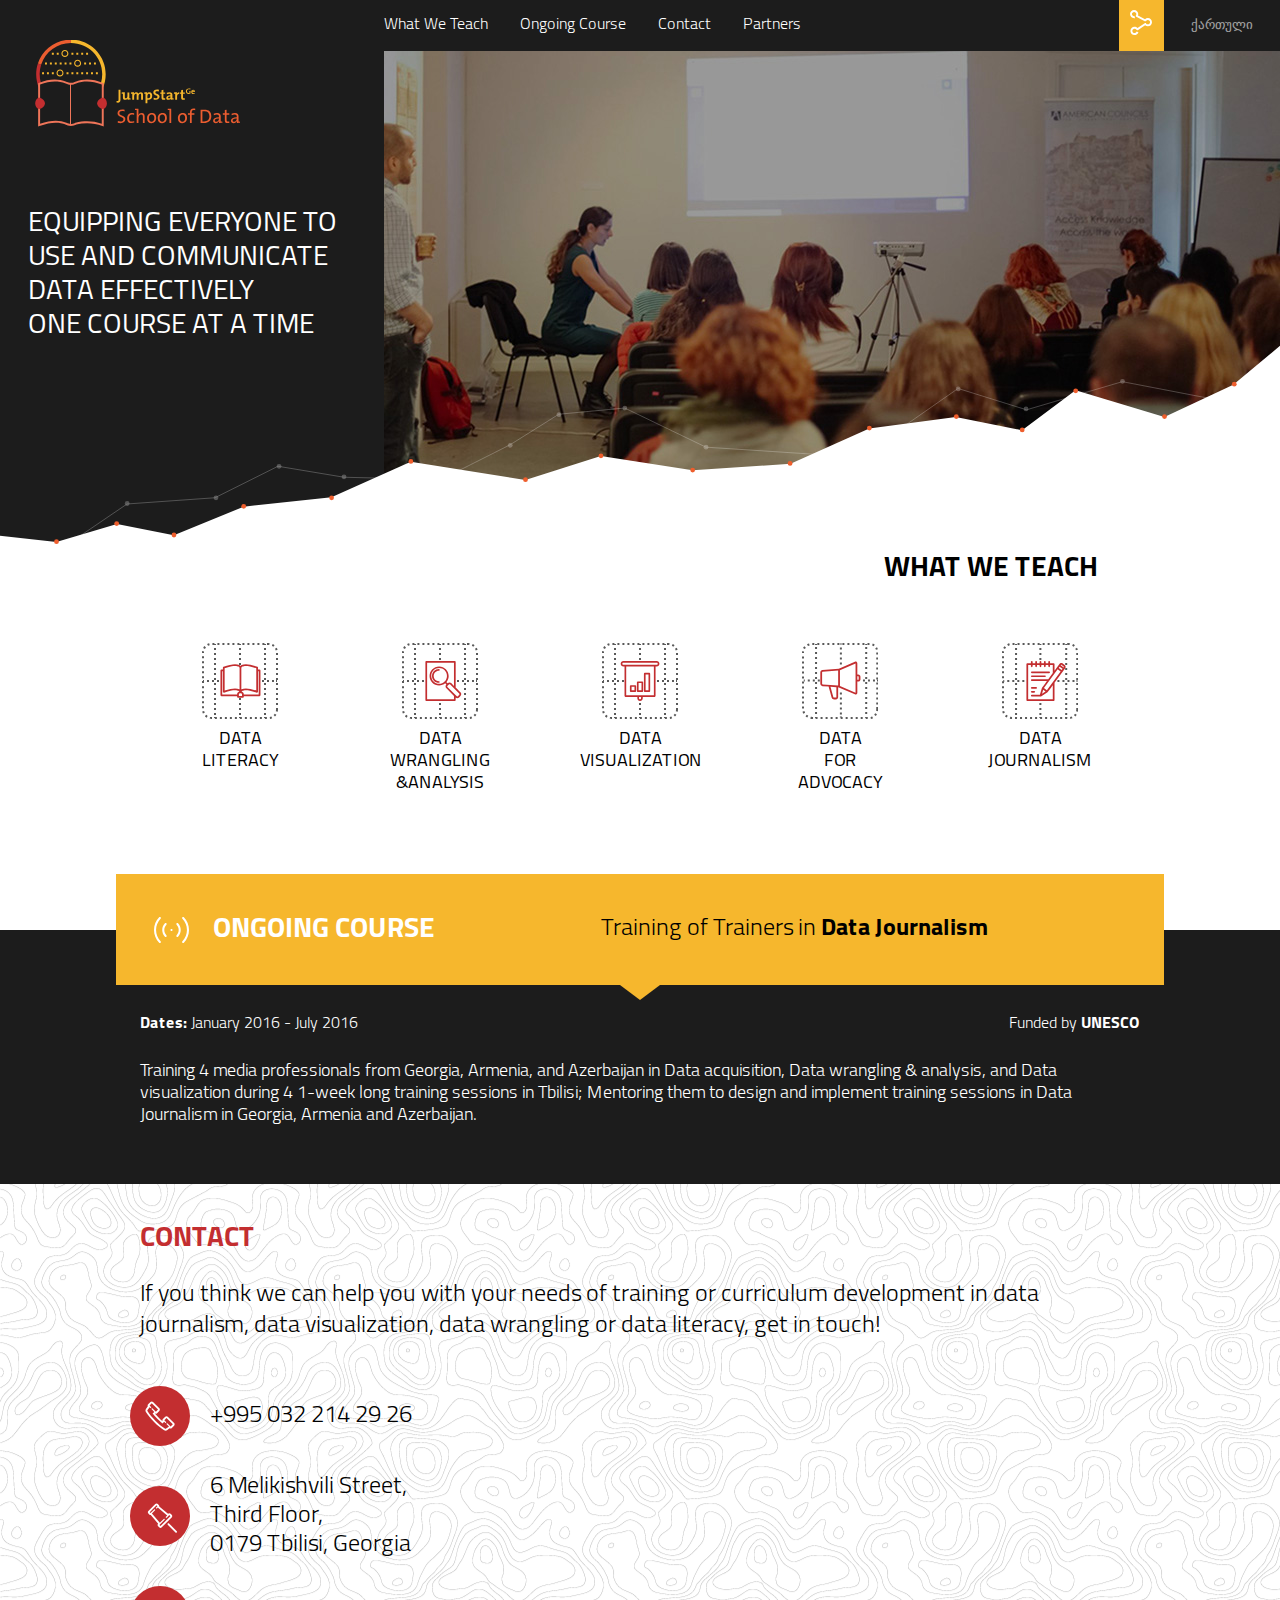
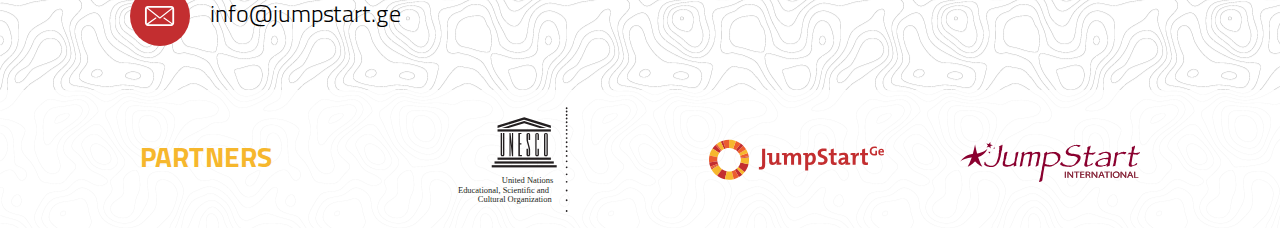
<file: index.html>
<!doctype html>
<html>
	<head>
		<title>JumpStart School of Data</title>
		<meta charset="utf-8">
		<meta name="viewport" content="width=device-width, initial-scale=1" />
		<meta property="og:image" content="http://school.jumpstart.ge/images/shareimage.png" />
		<!-- <meta name="HandheldFriendly" content="true"> -->

		<meta property="og:title" content="JumpStart School of Data">

		<meta name="description" content="Equipping everyone to use and communicate data effectively one course at a time.">

		<meta property="og:description" content="Equipping everyone to use and communicate data effectively one course at a time.">

		<meta property="og:type" content="non_profit">

		<meta property="og:url" content="http://school.jumpstart.ge">

		<meta property="og:site_name" content="JumpStart School of Data">

		<link rel="shortcut icon" href="favicon.ico" type="image/x-icon" />
		<link rel="stylesheet" href="fonts/stylesheet.css" type="text/css" />
		<link rel="stylesheet" type="text/css" href="main.css" />
	</head>
	<body>
		<header>
			<div class="nav">
				<nav id="menu">
					<div id="logo-mobile">
						<a href="#"><img src="images/logo_mobile.svg" alt="JumpStart School of Data logo" id="mobile-logo"></a>
					</div>
					<nav id="menu-items">
						<ul>
							<li><a href="/ge">ქართული</a></li>
							<li><a href="#what">What We Teach</a></li>
							<li><a href="#ongoing">Ongoing Course</a></li>
							<li><a href="#contact">Contact</a></li>
							<li><a href="#partners">Partners</a></li>
						</ul>
					</nav>

					<a href="https://twitter.com/share?text=Xtraktr | Find, Share, Explore &amp; Visualize Your Data" class="twitter" onclick="javascript:window.open(this.href,
		                                    '', 'menubar=no,toolbar=no,resizable=yes,scrollbars=yes,height=600,width=600');return false;"></a>
					<div id="share">
						<a href="javascript:;">
							<img src="images/share.svg" alt="share" />
						</a>
						<div class="children">
							<a href="https://www.facebook.com/sharer/sharer.php?u=http://school.jumpstart.ge" class="fb" onclick="javascript:window.open(
								this.href,
                '', 'menubar=no,toolbar=no,resizable=yes,scrollbars=yes,height=600,width=600');return false;">
								<img src="images/fb.svg" alt="share" />
							</a>
							<a href="https://twitter.com/share?text=JumpStart School of Data" class="twitter" onclick="javascript:window.open(
								this.href,
                '', 'menubar=no,toolbar=no,resizable=yes,scrollbars=yes,height=600,width=600');return false;">
								<img src="images/twitter.svg" alt="share" />
							</a>
						</div>

					</div>

					<div id="hamburger">
						<a href="javascript:;">
							<img src="images/hamburger.svg" alt="menu" align="right" />
						</a>
					</div>

					<div id="language">
						<a href="/ge">ქართული</a>
					</div>
				</nav>
			</div>

			<div class="brand">
				<div id="logo">
					<a href="#"><img src="images/logo.svg" alt="JumpStart School of Data logo" id="desktop-logo"></a>
				</div>

				<div id="desc">
					<p>EQUIPPING EVERYONE TO USE AND COMMUNICATE DATA EFFECTIVELY<br>ONE COURSE AT A TIME</p>
				</div>
			</div>
			<div id="separator"></div>
		</header>

		<section id="what" name="what">
			<div class="center">
				<h1> WHAT WE TEACH </h1>
				<ul class="flex-container">
					<li>
						<img class="mobile-what" src="images/item1.svg" alt="Data Literacy" align="middle" />
						<span class="drop">DATA<br>LITERACY</span>
					</li>
					<li>
						<img class="mobile-what" src="images/item2.svg" alt="Data Wrangling" align="middle" />
						<span class="drop">DATA<br>WRANGLING<br>&ANALYSIS</span>
					</li>
					<li>
						<img class="mobile-what" src="images/item3.svg" alt="Data Visualization" align="middle" />
						<span class="drop">DATA<br>VISUALIZATION</span>
					</li>
					<li>
						<img class="mobile-what" src="images/item4.svg" alt="Data for Advocacy" align="middle" />
						<span class="drop">DATA<br>FOR<br>ADVOCACY</span>
					</li>
					<li>
						<img class="mobile-what" src="images/item5.svg" alt="Data Journalism" align="middle" />
						<span class="drop">DATA<br>JOURNALISM</span>
					</li>
				</ul>
			</div>
		</section>

		<section id="ongoing" name="ongoing">
		    <div id="yellow-box-container">
				<div id="yellow-box" class="center">
					<div id="title">
					    <img src="images/ongoing.svg" alt="" />
						<h1>ONGOING COURSE</h1>
					</div>
					<div>
						<span>Training of Trainers in <b>Data Journalism</b></span>
					</div>
				</div>
		    </div>
			<div id="black-box">
				<div class="center" id="text">
					<span class="left"><b>Dates:</b> January 2016 - July 2016</span>
					<span class="right">Funded by <b>UNESCO</b></span>
					<p>Training 4 media professionals from Georgia, Armenia, and
Azerbaijan in Data acquisition, Data wrangling & analysis, and Data visualization during 4 1-week long training sessions in
Tbilisi;
Mentoring them to design and implement training sessions in Data Journalism in Georgia, Armenia and Azerbaijan.</p>
			</div>
			</div>
		</section>

		<section class="texture">
			<section id="contact" name="contact">
				<div class="center">
					<h1>CONTACT</h1>
					<p>If you think we can help you with your needs of training or curriculum development in data journalism, data visualization, data wrangling or data literacy, get in touch!</p>
					<ul>
						<li id="phone">
							<span>+995 032 214 29 26</span>
						</li>
						<li id="address">
							<span>6 Melikishvili Street,<br>Third Floor,<br>0179 Tbilisi, Georgia </span>
						</li>
						<li id="email">
							<span>info@jumpstart.ge</span>
						</li>
					</ul>
				</div>
			</section>

			<section id="partners" name="partners">
				<div class="center">
					<ul>
						<li>
							<h1>PARTNERS</h1>
						</li>
						<li>
							<a href="http://en.unesco.org/" target="_blank">
								<img src="images/unesco_logo.svg" alt="UNESCO" />
							</a>
						</li>
						<li>
							<a href="http://jumpstart.ge/" target="_blank">
								<img src="images/JS_logo.svg" alt="JumpStart Georgia" />
							</a>
						</li>
						<li>
							<a href="http://jumpstartinternational.org/" target="_blank">
								<img src="images/JSint_logo.svg" alt="Jumpstart International" />
							</a>
						</li>
					</ul>
				</div>
			</section>
		</section>

		<script src="https://ajax.googleapis.com/ajax/libs/jquery/2.2.0/jquery.min.js"></script>
		<script src="js/app.js"></script>
		<script>
  (function(i,s,o,g,r,a,m){i['GoogleAnalyticsObject']=r;i[r]=i[r]||function(){
  (i[r].q=i[r].q||[]).push(arguments)},i[r].l=1*new Date();a=s.createElement(o),
  m=s.getElementsByTagName(o)[0];a.async=1;a.src=g;m.parentNode.insertBefore(a,m)
  })(window,document,'script','//www.google-analytics.com/analytics.js','ga');

  ga('create', 'UA-12801815-51', 'auto');
  ga('send', 'pageview');

		</script>
	</body>
</html>
</file>
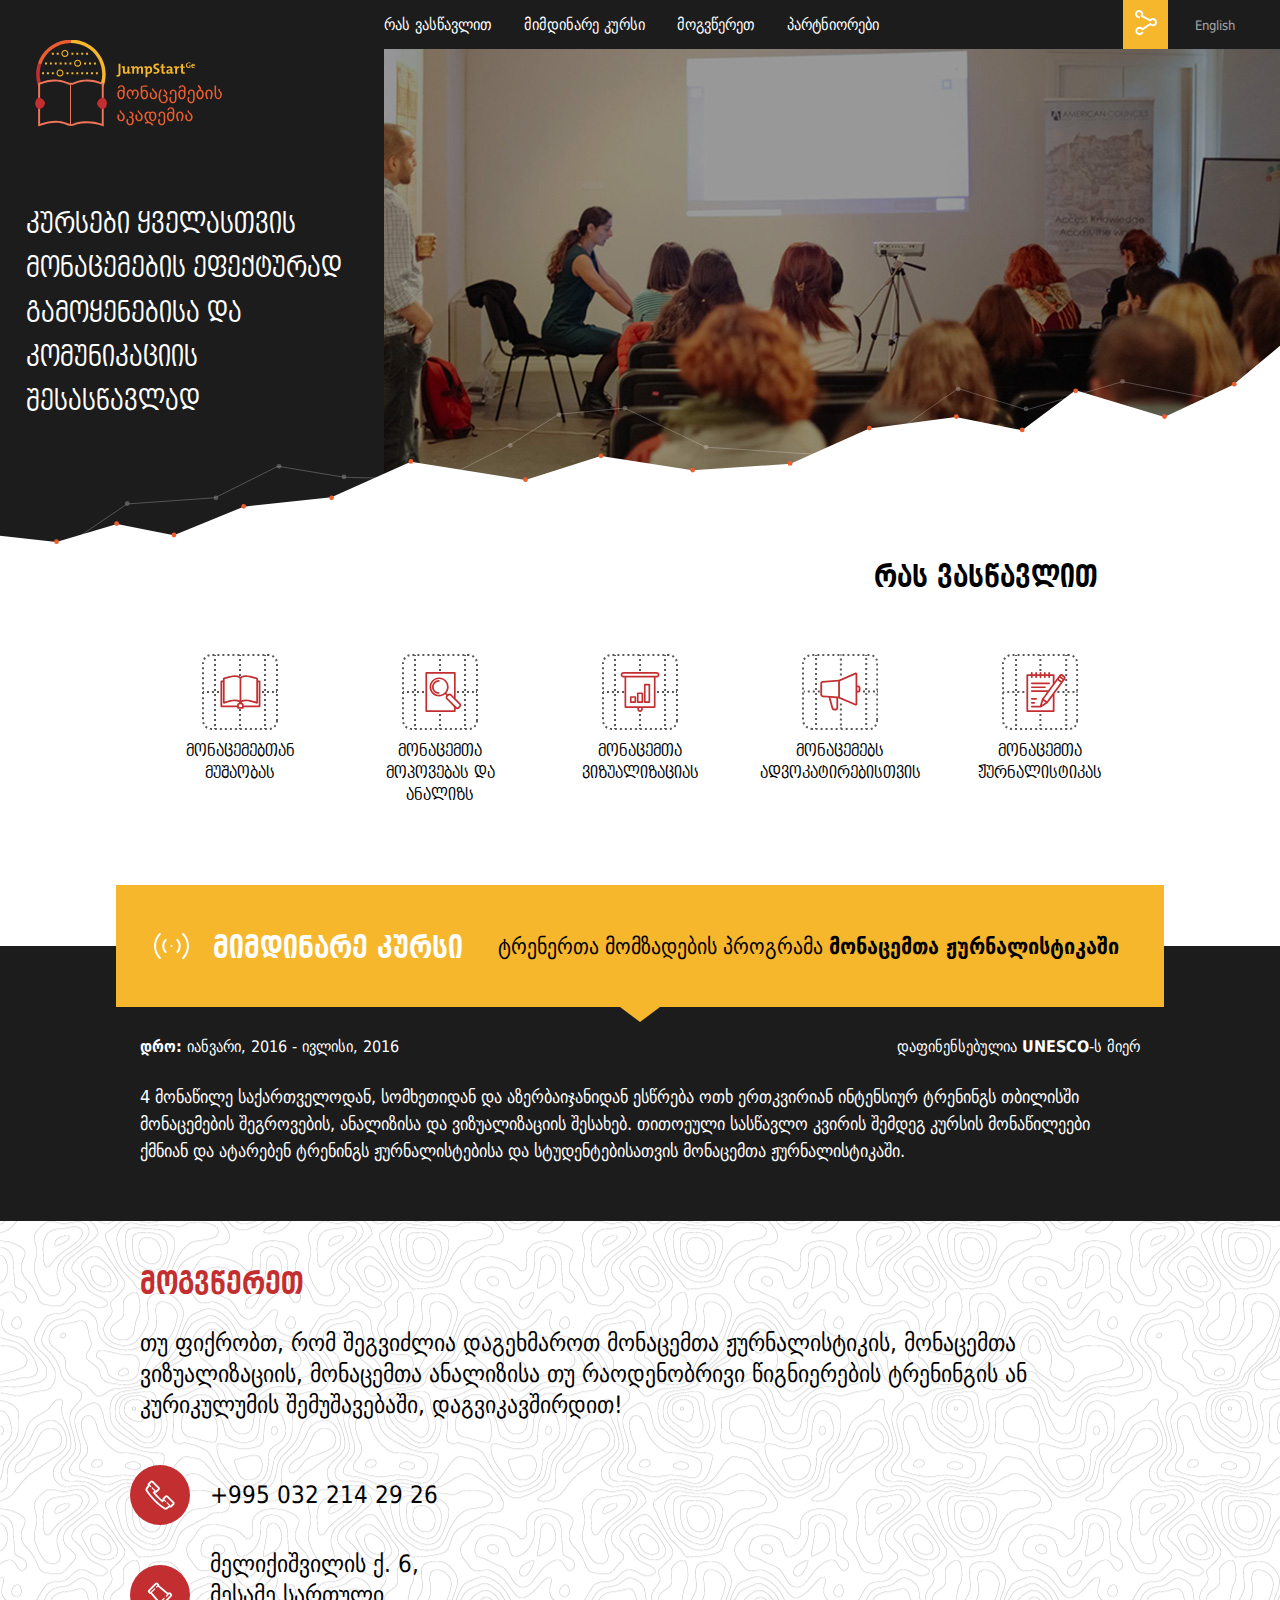
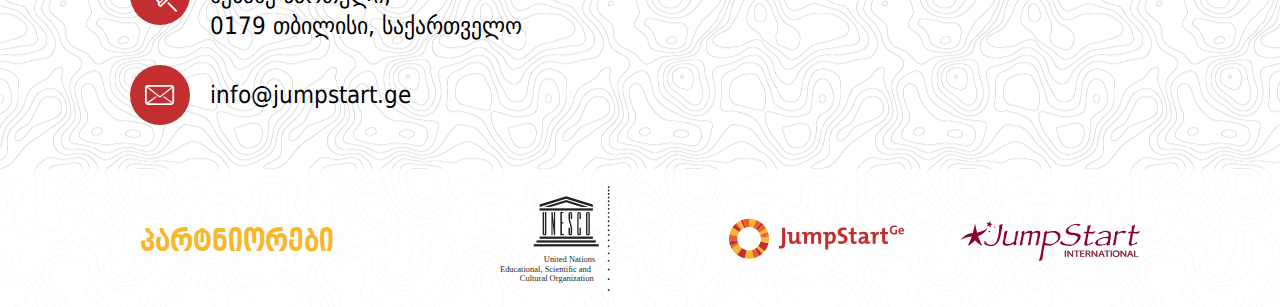
<file: ge/index.html>
<!doctype html>
<html>
	<head>
		<title>ჯამპსტარტის მონაცემების აკადემია</title>
		<meta charset="utf-8">
		<meta name="viewport" content="width=device-width, initial-scale=1" />
		<meta property="og:image" content="http://school.jumpstart.ge/images/shareimage_ge.png" />
		<!-- <meta name="HandheldFriendly" content="true"> -->
		<link rel="shortcut icon" href="/favicon.ico" type="image/x-icon" />

		<meta property="og:title" content="ჯამპსტარტის მონაცემების აკადემია">

		<meta name="description" content="ურსები ყველასთვის მონაცემების ეფექტურად გამოყენებისა და კომუნიკაციის შესასწავლად.">

		<meta property="og:description" content="ურსები ყველასთვის მონაცემების ეფექტურად გამოყენებისა და კომუნიკაციის შესასწავლად.">

		<meta property="og:type" content="non_profit">

		<meta property="og:url" content="http://school.jumpstart.ge/ge">

		<meta property="og:site_name" content="ჯამპსტარტის მონაცემების აკადემია">

		<link rel="stylesheet" href="/fonts/stylesheet.css" type="text/css" />
		<link rel="stylesheet" type="text/css" href="/main.css" />
		<link rel="stylesheet" type="text/css" href="/ge.css" />
	</head>
	<body>
		<header>
			<div class="nav">
				<nav id="menu">
					<div id="logo-mobile">
						<a href="/"><img src="/images/logo_mobile_ge.svg" alt="ჯამპსტარტის მონაცემების აკადემიის ლოგო" id="mobile-logo"></a>
					</div>
					<nav id="menu-items">
						<ul>
							<li><a href="/">English</a></li>
							<li><a href="#what">რას ვასწავლით</a></li>
							<li><a href="#ongoing">მიმდინარე კურსი</a></li>
							<li><a href="#contact">მოგვწერეთ</a></li>
							<li><a href="#partners">პარტნიორები</a></li>
						</ul>
					</nav>

					<div id="share">
						<a href="javascript:;">
							<img src="/images/share.svg" alt="share" />
						</a>
						<div class="children">
							<a href="https://www.facebook.com/sharer/sharer.php?u=http://school.jumpstart.ge/ge" class="fb" onclick="javascript:window.open(
								this.href,
								'', 'menubar=no,toolbar=no,resizable=yes,scrollbars=yes,height=600,width=600');return false;">
								<img src="/images/fb.svg" alt="share" />
							</a>
							<a href="https://twitter.com/share?text=ჯამპსტარტის მონაცემების აკადემია" class="twitter" onclick="javascript:window.open(
								this.href,
								'', 'menubar=no,toolbar=no,resizable=yes,scrollbars=yes,height=600,width=600');return false;">
								<img src="/images/twitter.svg" alt="share" />
							</a>
						</div>

					</div>

					<div id="hamburger">
						<a href="javascript:;">
							<img src="/images/hamburger.svg" alt="menu" align="right" />
						</a>
					</div>

					<div id="language">
						<a href="/">English</a>
					</div>
				</nav>
			</div>

			<div class="brand">
				<div id="logo">
					<a href="#"><img src="/images/logo_ge.svg" alt="ჯამპსტარტის მონაცემების აკადემიის ლოგო" id="desktop-logo"></a>
				</div>

				<div id="desc">
					<p>კურსები ყველასთვის მონაცემების ეფექტურად გამოყენებისა და კომუნიკაციის შესასწავლად</p>
				</div>
			</div>
			<div id="separator"></div>
		</header>

		<section id="what" name="what">
			<div class="center">
				<h1> რას ვასწავლით </h1>
				<ul class="flex-container">
					<li>
						<img class="mobile-what" src="/images/item1.svg" alt="Data Literacy" align="middle" />
						<span class="drop">მონაცემებთან<br>მუშაობას</span>
					</li>
					<li>
						<img class="mobile-what" src="/images/item2.svg" alt="Data Wrangling" align="middle" />
						<span class="drop">მონაცემთა<br>მოპოვებას და<br>ანალიზს</span>
					</li>
					<li>
						<img class="mobile-what" src="/images/item3.svg" alt="Data Visualization" align="middle" />
						<span class="drop">მონაცემთა<br>ვიზუალიზაციას</span>
					</li>
					<li>
						<img class="mobile-what" src="/images/item4.svg" alt="Data for Advocacy" align="middle" />
						<span class="drop">მონაცემებს<br>ადვოკატირებისთვის</span>
					</li>
					<li>
						<img class="mobile-what" src="/images/item5.svg" alt="Data Journalism" align="middle" />
						<span class="drop">მონაცემთა<br>ჟურნალისტიკას</span>
					</li>
				</ul>
			</div>
		</section>

		<section id="ongoing" name="ongoing">
		    <div id="yellow-box-container">
				<div id="yellow-box" class="center">
					<div id="title">
					    <img src="/images/ongoing.svg" alt="" />
						<h1>მიმდინარე კურსი</h1>
					</div>
					<div>
						<span>ტრენერთა მომზადების პროგრამა <b>მონაცემთა ჟურნალისტიკაში</b></span>
					</div>
				</div>
		    </div>
			<div id="black-box">
				<div class="center" id="text">
					<span class="left"><b>დრო:</b> იანვარი, 2016 - ივლისი, 2016</span>
					<span class="right">დაფინენსებულია <b>UNESCO</b>-ს მიერ</span>
					<p>4 მონაწილე საქართველოდან, სომხეთიდან და აზერბაიჯანიდან ესწრება ოთხ ერთკვირიან ინტენსიურ ტრენინგს თბილისში მონაცემების შეგროვების, ანალიზისა და ვიზუალიზაციის შესახებ. თითოეული სასწავლო კვირის შემდეგ კურსის მონაწილეები ქმნიან და ატარებენ ტრენინგს ჟურნალისტებისა და სტუდენტებისათვის მონაცემთა ჟურნალისტიკაში.
</p>
			</div>
			</div>
		</section>

		<section class="texture">
			<section id="contact" name="contact">
				<div class="center">
					<h1>მოგვწერეთ</h1>
					<p>თუ ფიქრობთ, რომ შეგვიძლია დაგეხმაროთ მონაცემთა ჟურნალისტიკის, მონაცემთა ვიზუალიზაციის, მონაცემთა ანალიზისა თუ რაოდენობრივი წიგნიერების ტრენინგის ან კურიკულუმის შემუშავებაში, დაგვიკავშირდით!</p>
					<ul>
						<li id="phone">
							<span>+995 032 214 29 26</span>
						</li>
						<li id="address">
							<span>მელიქიშვილის ქ. 6,<br>მესამე სართული,<br>0179 თბილისი, საქართველო </span>
						</li>
						<li id="email">
							<span>info@jumpstart.ge</span>
						</li>
					</ul>
				</div>
			</section>

			<section id="partners" name="partners">
				<div class="center">
					<ul>
						<li>
							<h1>პარტნიორები</h1>
						</li>
						<li>
							<a href="http://en.unesco.org/" target="_blank">
								<img src="/images/unesco_logo.svg" alt="UNESCO" />
							</a>
						</li>
						<li>
							<a href="http://jumpstart.ge/" target="_blank">
								<img src="/images/JS_logo.svg" alt="JumpStart Georgia" />
							</a>
						</li>
						<li>
							<a href="http://jumpstartinternational.org/" target="_blank">
								<img src="/images/JSint_logo.svg" alt="Jumpstart International" />
							</a>
						</li>
					</ul>
				</div>
			</section>
		</section>

		<script src="https://ajax.googleapis.com/ajax/libs/jquery/2.2.0/jquery.min.js"></script>
		<script src="/js/app.js"></script>
		<script>
  (function(i,s,o,g,r,a,m){i['GoogleAnalyticsObject']=r;i[r]=i[r]||function(){
  (i[r].q=i[r].q||[]).push(arguments)},i[r].l=1*new Date();a=s.createElement(o),
  m=s.getElementsByTagName(o)[0];a.async=1;a.src=g;m.parentNode.insertBefore(a,m)
  })(window,document,'script','//www.google-analytics.com/analytics.js','ga');

  ga('create', 'UA-12801815-51', 'auto');
  ga('send', 'pageview');
		</script>
	</body>
</html>
</file>
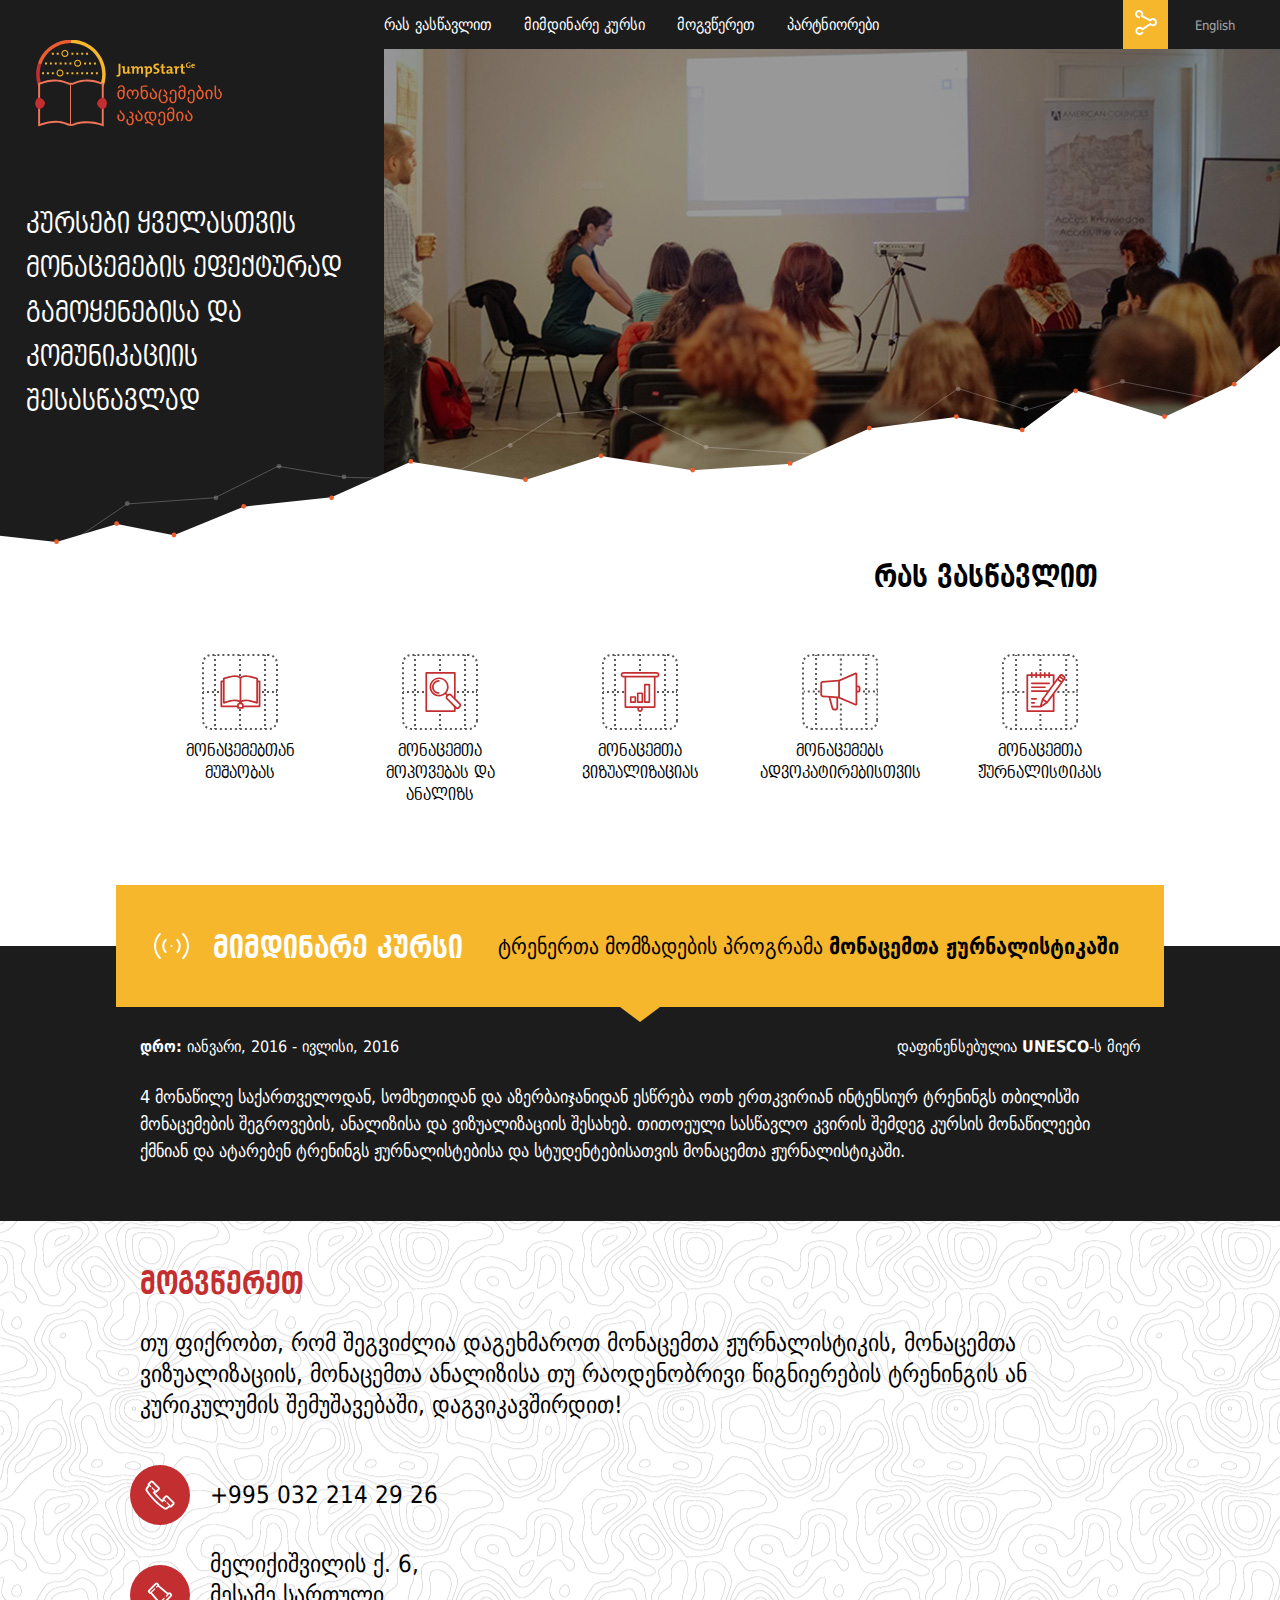
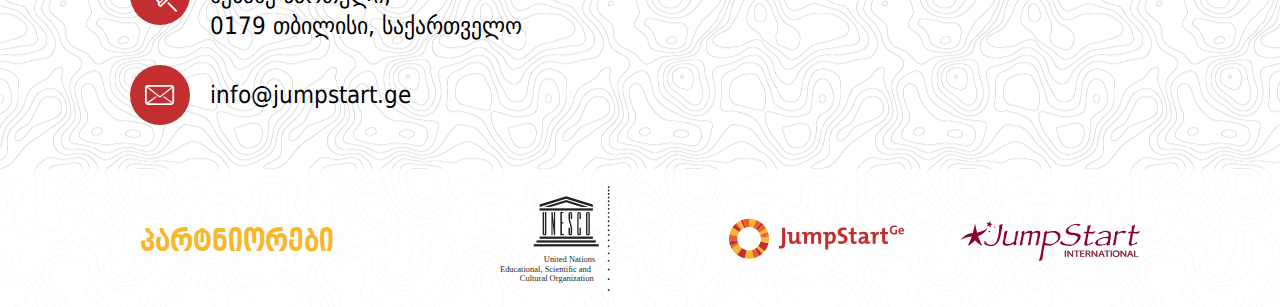
<file: ge.html>
<!doctype html>
<html>
	<head>
		<title>ჯამპსტარტის მონაცემების აკადემია</title>
		<meta charset="utf-8">
		<meta name="viewport" content="width=device-width, initial-scale=1" />
		<meta property="og:image" content="http://school.jumpstart.ge/images/shareimage_ge.png" />
		<!-- <meta name="HandheldFriendly" content="true"> -->
		<link rel="shortcut icon" href="favicon.ico" type="image/x-icon" />

		<meta property="og:title" content="ჯამპსტარტის მონაცემების აკადემია">

		<meta name="description" content="ურსები ყველასთვის მონაცემების ეფექტურად გამოყენებისა და კომუნიკაციის შესასწავლად.">

		<meta property="og:description" content="ურსები ყველასთვის მონაცემების ეფექტურად გამოყენებისა და კომუნიკაციის შესასწავლად.">

		<meta property="og:type" content="non_profit">

		<meta property="og:url" content="http://school.jumpstart.ge/ge.html">

		<meta property="og:site_name" content="ჯამპსტარტის მონაცემების აკადემია">

		<link rel="stylesheet" href="fonts/stylesheet.css" type="text/css" />
		<link rel="stylesheet" type="text/css" href="main.css" />
		<link rel="stylesheet" type="text/css" href="ge.css" />
	</head>
	<body>
		<header>
			<div class="nav">
				<nav id="menu">
					<div id="logo-mobile">
						<a href="#"><img src="images/logo_mobile_ge.svg" alt="ჯამპსტარტის მონაცემების აკადემიის ლოგო" id="mobile-logo"></a>
					</div>
					<nav id="menu-items">
						<ul>
							<li><a href="index.html">English</a></li>
							<li><a href="#what">რას ვასწავლით</a></li>
							<li><a href="#ongoing">მიმდინარე კურსი</a></li>
							<li><a href="#contact">მოგვწერეთ</a></li>
							<li><a href="#partners">პარტნიორები</a></li>
						</ul>
					</nav>

					<div id="share">
						<a href="javascript:;">
							<img src="images/share.svg" alt="share" />
						</a>
						<div class="children">
							<a href="https://www.facebook.com/sharer/sharer.php?u=http://school.jumpstart.ge/ge.html" class="fb" onclick="javascript:window.open(
								this.href,
								'', 'menubar=no,toolbar=no,resizable=yes,scrollbars=yes,height=600,width=600');return false;">
								<img src="images/fb.svg" alt="share" />
							</a>
							<a href="https://twitter.com/share?text=ჯამპსტარტის მონაცემების აკადემია" class="twitter" onclick="javascript:window.open(
								this.href,
								'', 'menubar=no,toolbar=no,resizable=yes,scrollbars=yes,height=600,width=600');return false;">
								<img src="images/twitter.svg" alt="share" />
							</a>
						</div>

					</div>

					<div id="hamburger">
						<a href="javascript:;">
							<img src="images/hamburger.svg" alt="menu" align="right" />
						</a>
					</div>

					<div id="language">
						<a href="index.html">English</a>
					</div>
				</nav>
			</div>

			<div class="brand">
				<div id="logo">
					<a href="#"><img src="images/logo_ge.svg" alt="ჯამპსტარტის მონაცემების აკადემიის ლოგო" id="desktop-logo"></a>
				</div>

				<div id="desc">
					<p>კურსები ყველასთვის მონაცემების ეფექტურად გამოყენებისა და კომუნიკაციის შესასწავლად</p>
				</div>
			</div>
			<div id="separator"></div>
		</header>

		<section id="what" name="what">
			<div class="center">
				<h1> რას ვასწავლით </h1>
				<ul class="flex-container">
					<li>
						<img class="mobile-what" src="images/item1.svg" alt="Data Literacy" align="middle" />
						<span class="drop">მონაცემებთან<br>მუშაობას</span>
					</li>
					<li>
						<img class="mobile-what" src="images/item2.svg" alt="Data Wrangling" align="middle" />
						<span class="drop">მონაცემთა<br>მოპოვებას და<br>ანალიზს</span>
					</li>
					<li>
						<img class="mobile-what" src="images/item3.svg" alt="Data Visualization" align="middle" />
						<span class="drop">მონაცემთა<br>ვიზუალიზაციას</span>
					</li>
					<li>
						<img class="mobile-what" src="images/item4.svg" alt="Data for Advocacy" align="middle" />
						<span class="drop">მონაცემებს<br>ადვოკატირებისთვის</span>
					</li>
					<li>
						<img class="mobile-what" src="images/item5.svg" alt="Data Journalism" align="middle" />
						<span class="drop">მონაცემთა<br>ჟურნალისტიკას</span>
					</li>
				</ul>
			</div>
		</section>

		<section id="ongoing" name="ongoing">
		    <div id="yellow-box-container">
				<div id="yellow-box" class="center">
					<div id="title">
					    <img src="images/ongoing.svg" alt="" />
						<h1>მიმდინარე კურსი</h1>
					</div>
					<div>
						<span>ტრენერთა მომზადების პროგრამა <b>მონაცემთა ჟურნალისტიკაში</b></span>
					</div>
				</div>
		    </div>
			<div id="black-box">
				<div class="center" id="text">
					<span class="left"><b>დრო:</b> იანვარი, 2016 - ივლისი, 2016</span>
					<span class="right">დაფინენსებულია <b>UNESCO</b>-ს მიერ</span>
					<p>4 მონაწილე საქართველოდან, სომხეთიდან და აზერბაიჯანიდან ესწრება ოთხ ერთკვირიან ინტენსიურ ტრენინგს თბილისში მონაცემების შეგროვების, ანალიზისა და ვიზუალიზაციის შესახებ. თითოეული სასწავლო კვირის შემდეგ კურსის მონაწილეები ქმნიან და ატარებენ ტრენინგს ჟურნალისტებისა და სტუდენტებისათვის მონაცემთა ჟურნალისტიკაში.
</p>
			</div>
			</div>
		</section>

		<section class="texture">
			<section id="contact" name="contact">
				<div class="center">
					<h1>მოგვწერეთ</h1>
					<p>თუ ფიქრობთ, რომ შეგვიძლია დაგეხმაროთ მონაცემთა ჟურნალისტიკის, მონაცემთა ვიზუალიზაციის, მონაცემთა ანალიზისა თუ რაოდენობრივი წიგნიერების ტრენინგის ან კურიკულუმის შემუშავებაში, დაგვიკავშირდით!</p>
					<ul>
						<li id="phone">
							<span>+995 032 214 29 26</span>
						</li>
						<li id="address">
							<span>მელიქიშვილის ქ. 6,<br>მესამე სართული,<br>0179 თბილისი, საქართველო </span>
						</li>
						<li id="email">
							<span>info@jumpstart.ge</span>
						</li>
					</ul>
				</div>
			</section>

			<section id="partners" name="partners">
				<div class="center">
					<ul>
						<li>
							<h1>პარტნიორები</h1>
						</li>
						<li>
							<a href="http://en.unesco.org/" target="_blank">
								<img src="images/unesco_logo.svg" alt="UNESCO" />
							</a>
						</li>
						<li>
							<a href="http://jumpstart.ge/" target="_blank">
								<img src="images/JS_logo.svg" alt="JumpStart Georgia" />
							</a>
						</li>
						<li>
							<a href="http://jumpstartinternational.org/" target="_blank">
								<img src="images/JSint_logo.svg" alt="Jumpstart International" />
							</a>
						</li>
					</ul>
				</div>
			</section>
		</section>

		<script src="https://ajax.googleapis.com/ajax/libs/jquery/2.2.0/jquery.min.js"></script>
		<script src="js/app.js"></script>
		<script>
  (function(i,s,o,g,r,a,m){i['GoogleAnalyticsObject']=r;i[r]=i[r]||function(){
  (i[r].q=i[r].q||[]).push(arguments)},i[r].l=1*new Date();a=s.createElement(o),
  m=s.getElementsByTagName(o)[0];a.async=1;a.src=g;m.parentNode.insertBefore(a,m)
  })(window,document,'script','//www.google-analytics.com/analytics.js','ga');

  ga('create', 'UA-12801815-51', 'auto');
  ga('send', 'pageview');
		</script>
	</body>
</html>
</file>
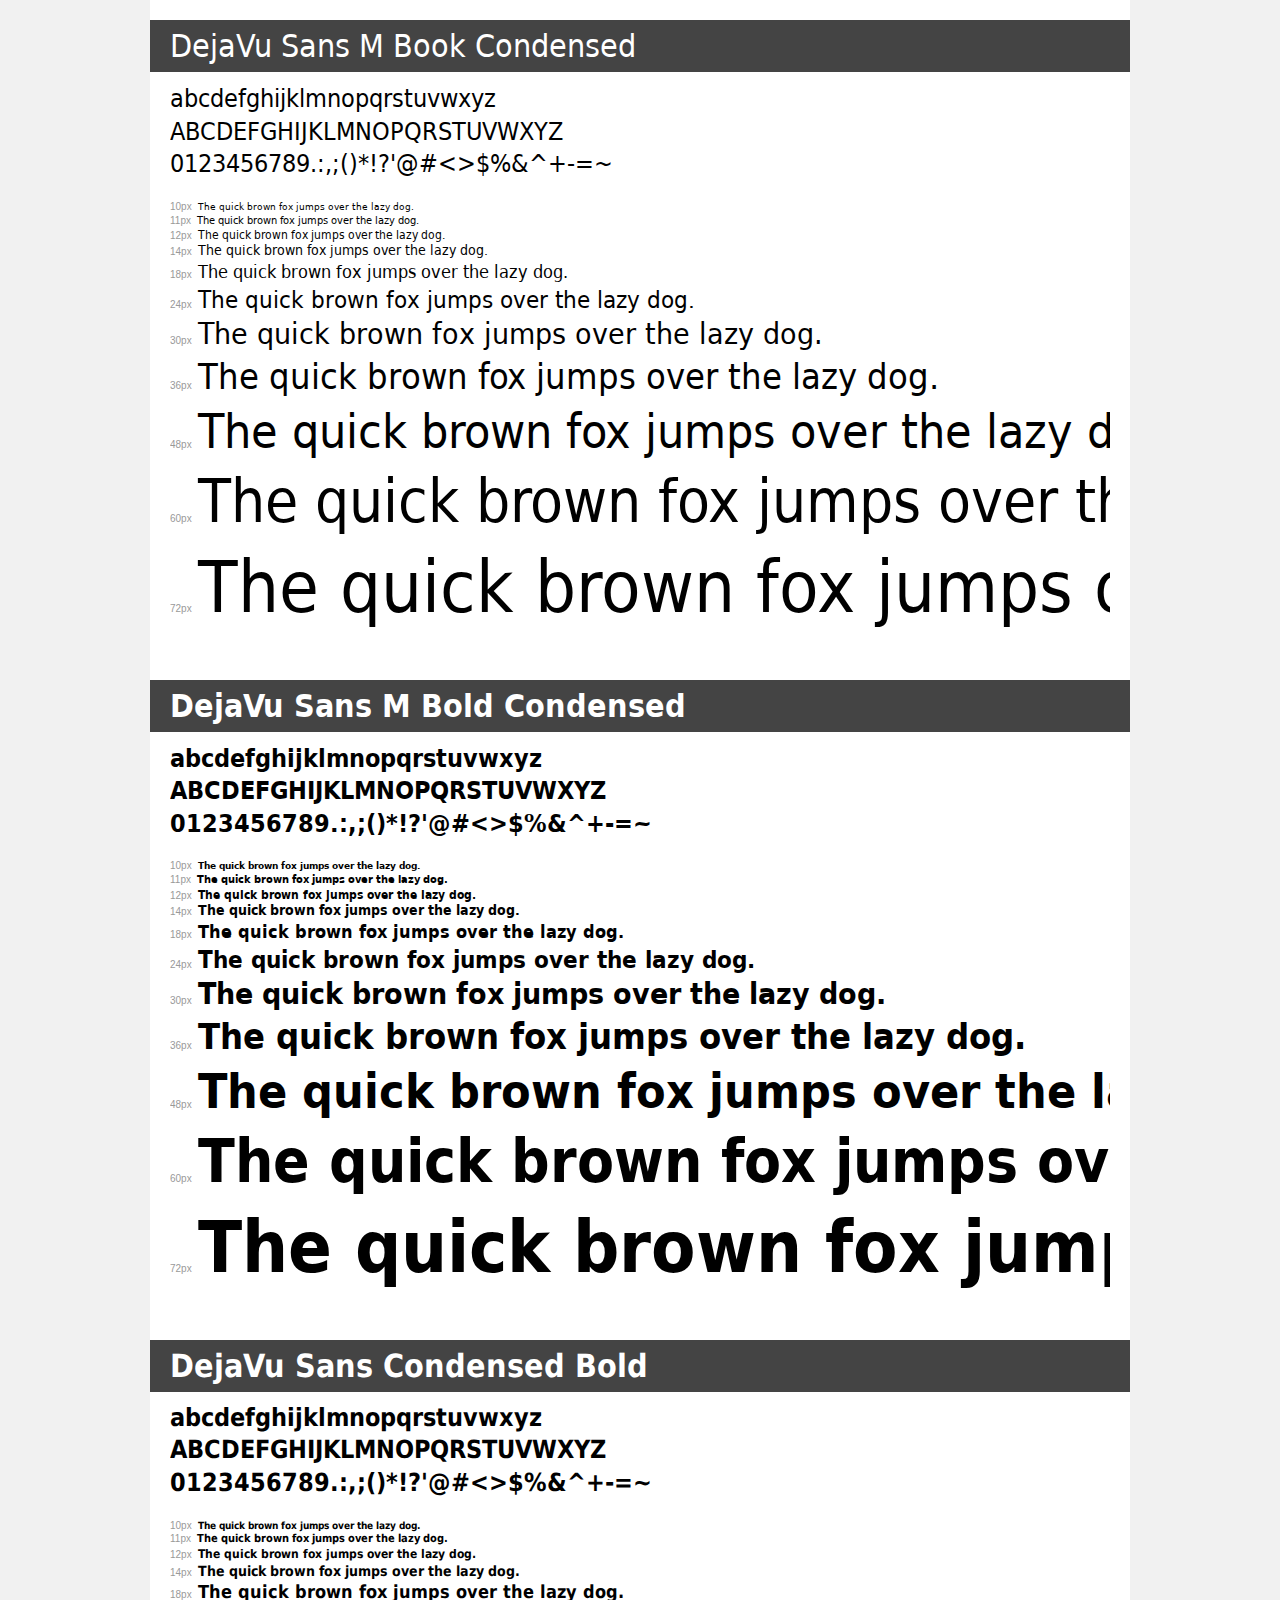
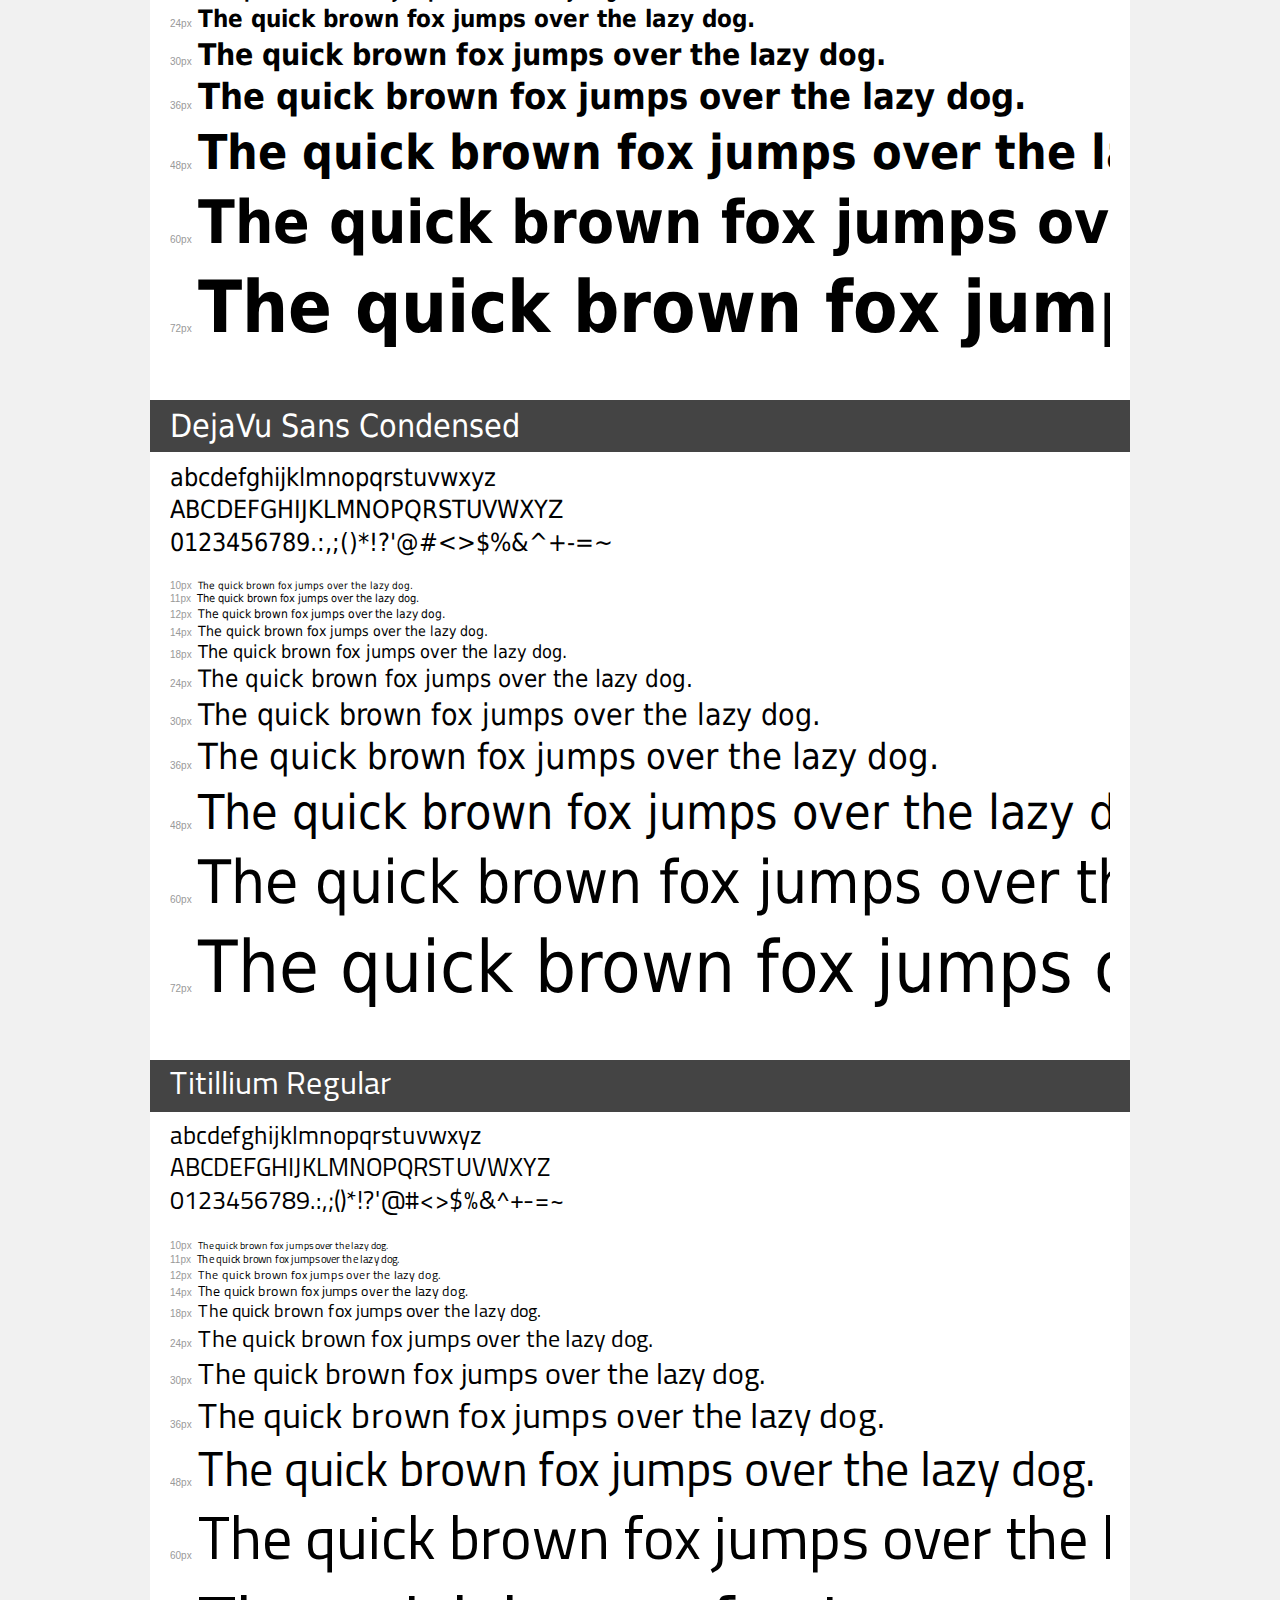
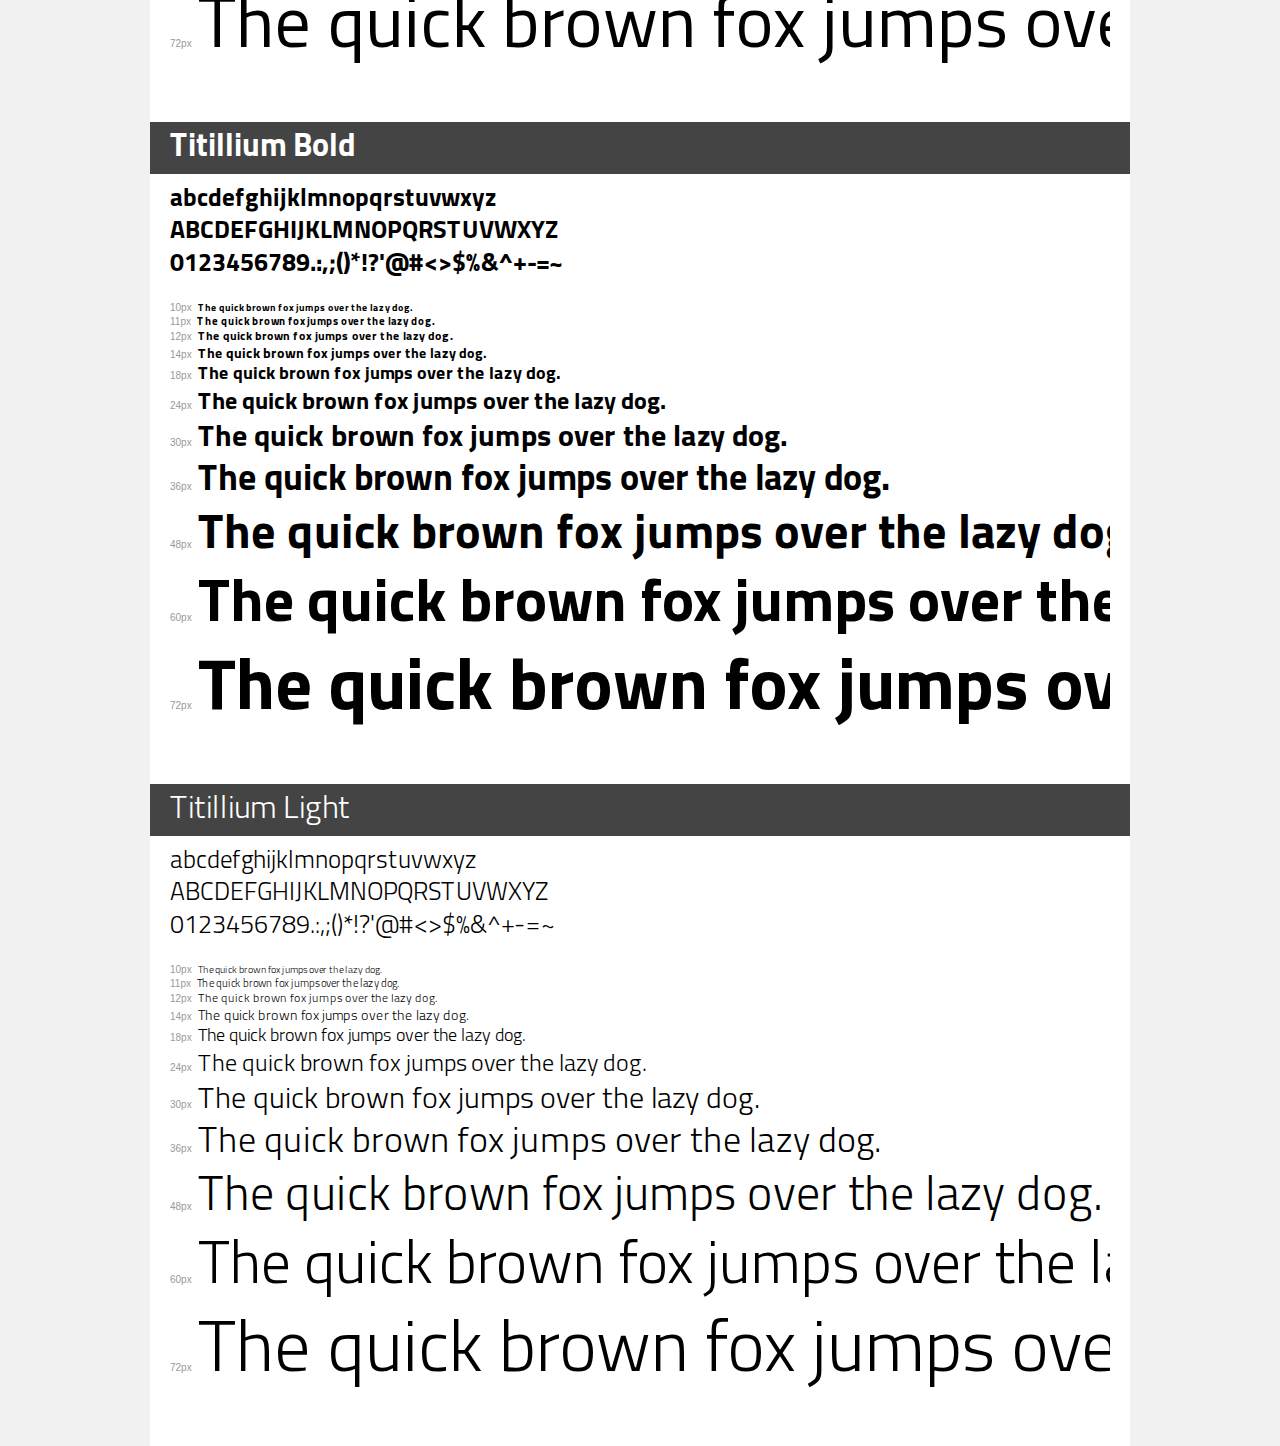
<file: fonts/demo.html>
<!DOCTYPE html>
<html>
<head>
	<meta charset="utf-8">
	<title>Transfonter demo</title>
	<link href="stylesheet.css" rel="stylesheet">
	<style>
		/*
		http://meyerweb.com/eric/tools/css/reset/
		v2.0 | 20110126
		License: none (public domain)
		*/
		html, body, div, span, applet, object, iframe,
		h1, h2, h3, h4, h5, h6, p, blockquote, pre,
		a, abbr, acronym, address, big, cite, code,
		del, dfn, em, img, ins, kbd, q, s, samp,
		small, strike, strong, sub, sup, tt, var,
		b, u, i, center,
		dl, dt, dd, ol, ul, li,
		fieldset, form, label, legend,
		table, caption, tbody, tfoot, thead, tr, th, td,
		article, aside, canvas, details, embed,
		figure, figcaption, footer, header, hgroup,
		menu, nav, output, ruby, section, summary,
		time, mark, audio, video {
			margin: 0;
			padding: 0;
			border: 0;
			font-size: 100%;
			font: inherit;
			vertical-align: baseline;
		}
		/* HTML5 display-role reset for older browsers */
		article, aside, details, figcaption, figure,
		footer, header, hgroup, menu, nav, section {
			display: block;
		}
		body {
			line-height: 1;
		}
		ol, ul {
			list-style: none;
		}
		blockquote, q {
			quotes: none;
		}
		blockquote:before, blockquote:after,
		q:before, q:after {
			content: '';
			content: none;
		}
		table {
			border-collapse: collapse;
			border-spacing: 0;
		}
		/* common styles */
		body {
			background: #f1f1f1;
			color: #000;
		}
		.page {
			background: #fff;
			width: 940px;
			margin: 0 auto;
			padding: 20px 20px 0 20px;
			overflow: hidden;
		}
		.font-container {
			overflow-x: auto;
			overflow-y: hidden;
			margin-bottom: 40px;
			line-height: 1.3;
			white-space: nowrap;
			padding-bottom: 5px;
		}
		h1 {
			position: relative;
			background: #444;
			font-size: 32px;
			color: #fff;
			padding: 10px 20px;
			margin: 0 -20px 10px -20px;
		}
		.letters {
			font-size: 25px;
			margin-bottom: 20px;
		}
		.s10:before {
			content: '10px';
		}
		.s11:before {
			content: '11px';
		}
		.s12:before {
			content: '12px';
		}
		.s14:before {
			content: '14px';
		}
		.s18:before {
			content: '18px';
		}
		.s24:before {
			content: '24px';
		}
		.s30:before {
			content: '30px';
		}
		.s36:before {
			content: '36px';
		}
		.s48:before {
			content: '48px';
		}
		.s60:before {
			content: '60px';
		}
		.s72:before {
			content: '72px';
		}
		.s10:before, .s11:before, .s12:before, .s14:before,
		.s18:before, .s24:before, .s30:before, .s36:before,
		.s48:before, .s60:before, .s72:before {
			font-family: Arial, sans-serif;
			font-size: 10px;
			font-weight: normal;
			font-style: normal;
			color: #999;
			padding-right: 6px;
		}
		/* fonts demo styles */
		.demo-0 {
			font-family: 'DejaVu Sans M';
			font-weight: normal;
			font-style: normal;
		}
		.demo-1 {
			font-family: 'DejaVu Sans M';
			font-weight: bold;
			font-style: normal;
		}
		.demo-2 {
			font-family: 'DejaVu Sans Condensed';
			font-weight: bold;
			font-style: normal;
		}
		.demo-3 {
			font-family: 'DejaVu Sans Condensed';
			font-weight: normal;
			font-style: normal;
		}
		.demo-4 {
			font-family: 'Titillium';
			font-weight: normal;
			font-style: normal;
		}
		.demo-5 {
			font-family: 'Titillium';
			font-weight: bold;
			font-style: normal;
		}
		.demo-6 {
			font-family: 'Titillium';
			font-weight: 300;
			font-style: normal;
		}
	</style>
</head>
<body>
<div class="page">
	<div class="demo-0">
		<h1>DejaVu Sans M Book Condensed</h1>
		<div class="font-container">
			<p class="letters">
				abcdefghijklmnopqrstuvwxyz <br />
				ABCDEFGHIJKLMNOPQRSTUVWXYZ <br />				0123456789.:,;()*!?'@#<>$%&^+-=~
			</p>
			<p class="s10" style="font-size: 10px;">The quick brown fox jumps over the lazy dog.</p>
			<p class="s11" style="font-size: 11px;">The quick brown fox jumps over the lazy dog.</p>
			<p class="s12" style="font-size: 12px;">The quick brown fox jumps over the lazy dog.</p>
			<p class="s14" style="font-size: 14px;">The quick brown fox jumps over the lazy dog.</p>
			<p class="s18" style="font-size: 18px;">The quick brown fox jumps over the lazy dog.</p>
			<p class="s24" style="font-size: 24px;">The quick brown fox jumps over the lazy dog.</p>
			<p class="s30" style="font-size: 30px;">The quick brown fox jumps over the lazy dog.</p>
			<p class="s36" style="font-size: 36px;">The quick brown fox jumps over the lazy dog.</p>
			<p class="s48" style="font-size: 48px;">The quick brown fox jumps over the lazy dog.</p>
			<p class="s60" style="font-size: 60px;">The quick brown fox jumps over the lazy dog.</p>
			<p class="s72" style="font-size: 72px;">The quick brown fox jumps over the lazy dog.</p>
		</div>
	</div>
	<div class="demo-1">
		<h1>DejaVu Sans M Bold Condensed</h1>
		<div class="font-container">
			<p class="letters">
				abcdefghijklmnopqrstuvwxyz <br />
				ABCDEFGHIJKLMNOPQRSTUVWXYZ <br />				0123456789.:,;()*!?'@#<>$%&^+-=~
			</p>
			<p class="s10" style="font-size: 10px;">The quick brown fox jumps over the lazy dog.</p>
			<p class="s11" style="font-size: 11px;">The quick brown fox jumps over the lazy dog.</p>
			<p class="s12" style="font-size: 12px;">The quick brown fox jumps over the lazy dog.</p>
			<p class="s14" style="font-size: 14px;">The quick brown fox jumps over the lazy dog.</p>
			<p class="s18" style="font-size: 18px;">The quick brown fox jumps over the lazy dog.</p>
			<p class="s24" style="font-size: 24px;">The quick brown fox jumps over the lazy dog.</p>
			<p class="s30" style="font-size: 30px;">The quick brown fox jumps over the lazy dog.</p>
			<p class="s36" style="font-size: 36px;">The quick brown fox jumps over the lazy dog.</p>
			<p class="s48" style="font-size: 48px;">The quick brown fox jumps over the lazy dog.</p>
			<p class="s60" style="font-size: 60px;">The quick brown fox jumps over the lazy dog.</p>
			<p class="s72" style="font-size: 72px;">The quick brown fox jumps over the lazy dog.</p>
		</div>
	</div>
	<div class="demo-2">
		<h1>DejaVu Sans Condensed Bold</h1>
		<div class="font-container">
			<p class="letters">
				abcdefghijklmnopqrstuvwxyz <br />
				ABCDEFGHIJKLMNOPQRSTUVWXYZ <br />				0123456789.:,;()*!?'@#<>$%&^+-=~
			</p>
			<p class="s10" style="font-size: 10px;">The quick brown fox jumps over the lazy dog.</p>
			<p class="s11" style="font-size: 11px;">The quick brown fox jumps over the lazy dog.</p>
			<p class="s12" style="font-size: 12px;">The quick brown fox jumps over the lazy dog.</p>
			<p class="s14" style="font-size: 14px;">The quick brown fox jumps over the lazy dog.</p>
			<p class="s18" style="font-size: 18px;">The quick brown fox jumps over the lazy dog.</p>
			<p class="s24" style="font-size: 24px;">The quick brown fox jumps over the lazy dog.</p>
			<p class="s30" style="font-size: 30px;">The quick brown fox jumps over the lazy dog.</p>
			<p class="s36" style="font-size: 36px;">The quick brown fox jumps over the lazy dog.</p>
			<p class="s48" style="font-size: 48px;">The quick brown fox jumps over the lazy dog.</p>
			<p class="s60" style="font-size: 60px;">The quick brown fox jumps over the lazy dog.</p>
			<p class="s72" style="font-size: 72px;">The quick brown fox jumps over the lazy dog.</p>
		</div>
	</div>
	<div class="demo-3">
		<h1>DejaVu Sans Condensed</h1>
		<div class="font-container">
			<p class="letters">
				abcdefghijklmnopqrstuvwxyz <br />
				ABCDEFGHIJKLMNOPQRSTUVWXYZ <br />				0123456789.:,;()*!?'@#<>$%&^+-=~
			</p>
			<p class="s10" style="font-size: 10px;">The quick brown fox jumps over the lazy dog.</p>
			<p class="s11" style="font-size: 11px;">The quick brown fox jumps over the lazy dog.</p>
			<p class="s12" style="font-size: 12px;">The quick brown fox jumps over the lazy dog.</p>
			<p class="s14" style="font-size: 14px;">The quick brown fox jumps over the lazy dog.</p>
			<p class="s18" style="font-size: 18px;">The quick brown fox jumps over the lazy dog.</p>
			<p class="s24" style="font-size: 24px;">The quick brown fox jumps over the lazy dog.</p>
			<p class="s30" style="font-size: 30px;">The quick brown fox jumps over the lazy dog.</p>
			<p class="s36" style="font-size: 36px;">The quick brown fox jumps over the lazy dog.</p>
			<p class="s48" style="font-size: 48px;">The quick brown fox jumps over the lazy dog.</p>
			<p class="s60" style="font-size: 60px;">The quick brown fox jumps over the lazy dog.</p>
			<p class="s72" style="font-size: 72px;">The quick brown fox jumps over the lazy dog.</p>
		</div>
	</div>
	<div class="demo-4">
		<h1>Titillium Regular</h1>
		<div class="font-container">
			<p class="letters">
				abcdefghijklmnopqrstuvwxyz <br />
				ABCDEFGHIJKLMNOPQRSTUVWXYZ <br />				0123456789.:,;()*!?'@#<>$%&^+-=~
			</p>
			<p class="s10" style="font-size: 10px;">The quick brown fox jumps over the lazy dog.</p>
			<p class="s11" style="font-size: 11px;">The quick brown fox jumps over the lazy dog.</p>
			<p class="s12" style="font-size: 12px;">The quick brown fox jumps over the lazy dog.</p>
			<p class="s14" style="font-size: 14px;">The quick brown fox jumps over the lazy dog.</p>
			<p class="s18" style="font-size: 18px;">The quick brown fox jumps over the lazy dog.</p>
			<p class="s24" style="font-size: 24px;">The quick brown fox jumps over the lazy dog.</p>
			<p class="s30" style="font-size: 30px;">The quick brown fox jumps over the lazy dog.</p>
			<p class="s36" style="font-size: 36px;">The quick brown fox jumps over the lazy dog.</p>
			<p class="s48" style="font-size: 48px;">The quick brown fox jumps over the lazy dog.</p>
			<p class="s60" style="font-size: 60px;">The quick brown fox jumps over the lazy dog.</p>
			<p class="s72" style="font-size: 72px;">The quick brown fox jumps over the lazy dog.</p>
		</div>
	</div>
	<div class="demo-5">
		<h1>Titillium Bold</h1>
		<div class="font-container">
			<p class="letters">
				abcdefghijklmnopqrstuvwxyz <br />
				ABCDEFGHIJKLMNOPQRSTUVWXYZ <br />				0123456789.:,;()*!?'@#<>$%&^+-=~
			</p>
			<p class="s10" style="font-size: 10px;">The quick brown fox jumps over the lazy dog.</p>
			<p class="s11" style="font-size: 11px;">The quick brown fox jumps over the lazy dog.</p>
			<p class="s12" style="font-size: 12px;">The quick brown fox jumps over the lazy dog.</p>
			<p class="s14" style="font-size: 14px;">The quick brown fox jumps over the lazy dog.</p>
			<p class="s18" style="font-size: 18px;">The quick brown fox jumps over the lazy dog.</p>
			<p class="s24" style="font-size: 24px;">The quick brown fox jumps over the lazy dog.</p>
			<p class="s30" style="font-size: 30px;">The quick brown fox jumps over the lazy dog.</p>
			<p class="s36" style="font-size: 36px;">The quick brown fox jumps over the lazy dog.</p>
			<p class="s48" style="font-size: 48px;">The quick brown fox jumps over the lazy dog.</p>
			<p class="s60" style="font-size: 60px;">The quick brown fox jumps over the lazy dog.</p>
			<p class="s72" style="font-size: 72px;">The quick brown fox jumps over the lazy dog.</p>
		</div>
	</div>
	<div class="demo-6">
		<h1>Titillium Light</h1>
		<div class="font-container">
			<p class="letters">
				abcdefghijklmnopqrstuvwxyz <br />
				ABCDEFGHIJKLMNOPQRSTUVWXYZ <br />				0123456789.:,;()*!?'@#<>$%&^+-=~
			</p>
			<p class="s10" style="font-size: 10px;">The quick brown fox jumps over the lazy dog.</p>
			<p class="s11" style="font-size: 11px;">The quick brown fox jumps over the lazy dog.</p>
			<p class="s12" style="font-size: 12px;">The quick brown fox jumps over the lazy dog.</p>
			<p class="s14" style="font-size: 14px;">The quick brown fox jumps over the lazy dog.</p>
			<p class="s18" style="font-size: 18px;">The quick brown fox jumps over the lazy dog.</p>
			<p class="s24" style="font-size: 24px;">The quick brown fox jumps over the lazy dog.</p>
			<p class="s30" style="font-size: 30px;">The quick brown fox jumps over the lazy dog.</p>
			<p class="s36" style="font-size: 36px;">The quick brown fox jumps over the lazy dog.</p>
			<p class="s48" style="font-size: 48px;">The quick brown fox jumps over the lazy dog.</p>
			<p class="s60" style="font-size: 60px;">The quick brown fox jumps over the lazy dog.</p>
			<p class="s72" style="font-size: 72px;">The quick brown fox jumps over the lazy dog.</p>
		</div>
	</div>
</div>
</body>
</html>
</file>
<file: fonts/stylesheet.css>
/* This stylesheet generated by Transfonter (http://transfonter.org) on February 15, 2016 10:41 AM */

@font-face {
	font-family: 'DejaVu Sans M';
	src: url('DejaVuSansM-BookCondensed.eot');
	src: url('DejaVuSansM-BookCondensed.eot?#iefix') format('embedded-opentype'),
		url('DejaVuSansM-BookCondensed.woff') format('woff'),
		url('DejaVuSansM-BookCondensed.ttf') format('truetype');
	font-weight: normal;
	font-style: normal;
}

@font-face {
	font-family: 'DejaVu Sans M';
	src: url('DejaVuSansM-BoldCondensed.eot');
	src: url('DejaVuSansM-BoldCondensed.eot?#iefix') format('embedded-opentype'),
		url('DejaVuSansM-BoldCondensed.woff') format('woff'),
		url('DejaVuSansM-BoldCondensed.ttf') format('truetype');
	font-weight: bold;
	font-style: normal;
}

@font-face {
	font-family: 'DejaVu Sans Condensed';
	src: url('DejaVuSansCondensed-Bold.eot');
	src: url('DejaVuSansCondensed-Bold.eot?#iefix') format('embedded-opentype'),
		url('DejaVuSansCondensed-Bold.woff') format('woff'),
		url('DejaVuSansCondensed-Bold.ttf') format('truetype');
	font-weight: bold;
	font-style: normal;
}

@font-face {
	font-family: 'DejaVu Sans Condensed';
	src: url('DejaVuSansCondensed.eot');
	src: url('DejaVuSansCondensed.eot?#iefix') format('embedded-opentype'),
		url('DejaVuSansCondensed.woff') format('woff'),
		url('DejaVuSansCondensed.ttf') format('truetype');
	font-weight: normal;
	font-style: normal;
}

@font-face {
	font-family: 'Titillium';
	src: url('Titillium-Regular.eot');
	src: url('Titillium-Regular.eot?#iefix') format('embedded-opentype'),
		url('Titillium-Regular.woff') format('woff'),
		url('Titillium-Regular.ttf') format('truetype');
	font-weight: normal;
	font-style: normal;
}

@font-face {
	font-family: 'Titillium';
	src: url('Titillium-Bold.eot');
	src: url('Titillium-Bold.eot?#iefix') format('embedded-opentype'),
		url('Titillium-Bold.woff') format('woff'),
		url('Titillium-Bold.ttf') format('truetype');
	font-weight: bold;
	font-style: normal;
}

@font-face {
	font-family: 'Titillium';
	src: url('Titillium-Light.eot');
	src: url('Titillium-Light.eot?#iefix') format('embedded-opentype'),
		url('Titillium-Light.woff') format('woff'),
		url('Titillium-Light.ttf') format('truetype');
	font-weight: 300;
	font-style: normal;
}
</file>
<file: main.css>
body {
	margin: 0;
	padding: 0;
	font-family: 'Titillium';
	}
	
.center {
    margin: auto;
    width: 80%;
    max-width: 1000px;
	}
	
h1 {
	font-weight: bold;
	font-size: 23px;
	margin: 0.5em 0em;
	}
	
b {
	font-weight: bold;;
	}
	
p {
	font-weight: 300;
	margin: 0px;
	padding: 0px;
	}
	
span {
	font-weight: 300;
	}

ul {
	margin: 0px;
	padding: 0px;
	}

header {
	display: block;
	position: relative;
	padding-bottom: 7px;
	}

.brand {
	position: relative;
	}

.nav {
	background: #1c1c1c url('images/header.jpg') no-repeat top center;
	height: 545px;
	position: absolute;
	width: 100%;
	}
	
nav#menu {
	height: 90px;
	background: rgba(28, 28, 28, 0.8);
	display: flex;
	flex-direction: row;
	flex-wrap: nowrap;
	justify-content: space-between;
	align-items: center;
	position: fixed;
    left: 0px;
    right: 0px;
    z-index: 6;
	}

body.menu-active #hamburger a {
	background: #1c1c1c;
	}

body.menu-active #menu-items {
	display: block;
	}
	
#language {
	display: none;
	}
		
#menu-items {
	display: none;
	position: absolute;
	top: 100%;
	left: 0px;
	right:0px;
	background: #1c1c1c;
	width: 100%;
	}
	
#menu-items ul {
	list-style: inside none none;
	margin-top:0;
	padding: 0px;
	text-align: center;
	}
	
#menu-items > ul > li {
	margin-top:0;
	border-top:1px solid #3c3c3c;
	position:relative;
	}
	
#menu-items > ul > li a {
	color: white;
	cursor: pointer;
	text-decoration: none;
	font-size: 1.2em;
	font-weight: normal;
	display: block;
	padding:15px 30px;
	}
	
#menu-items > ul > li:first-child a {
	color: #f6b72d;
	font-size: 1em;
	}
	
#menu-items > ul > li a:hover, #menu-items > ul > li a:active {
	color: #eb5d30;
	}
	
#menu div {
	margin-right: 1.2em;
	}
	
#logo-mobile {
	margin: 0em 1em;
	flex: 2 2 auto;
	}
	
#share {
	position: relative;
	}
	
#share > a {
	display: block;
	}

#share a {
	padding: .8em 1em;
	}

#share > a img {
	width: 25px;
	pointer-events: none;
	}
	
#share .children {
    display: none;
    margin: 0px;
    position: absolute;
    top: 100%;
    left: 0px;
    right: 0px;
    background: #f6b72d;
    }

body.share-active #share {
	background: #f6b72d;
	}
	
body.share-active #share .children {
	display: block;
	}

#share .children a {
	display: block;
	margin: 0px auto;
	text-align: center;
	}
	

	
#hamburger img {
	width: 27px;
	pointer-events: none;
	}
	
#hamburger a {
	height: 100%;
	display: flex;
	}
	
#logo {
	display: none;
	}

#desc {
	display: flex;
	flex-direction: column;
	justify-content: flex-end;
	align-items: center;
    position: relative;
    top: 0px;
    right: 0px;
	left: 0px;
	bottom: 0px;
	height: 545px;
	}
	
#desc p {
	font-weight: bold;
    font-size: 22px;
	text-align: center;
	color: white;
	display: block;
	max-width: 500px;
	margin: 0em 1em 7em 1em;
	}
	
#separator {
	background: url('images/separator.svg') no-repeat bottom center;
	height: 221px;
	z-index: 5;
	position: absolute;
	left: 0px;
	right: 0px;
	bottom: 0px;
	}

#what {
	display: block;
	text-align: right;
	margin-bottom: 4em;
	}
	
#what h1 {
	padding-right: 1.5em;
	margin-top: 0em;
	margin-bottom: 1.5em;
	}
	
#what span {
	font-weight: normal;
	font-size: 1em;
	}
	
.flex-container {
	display: flex;
	justify-content: space-around;
	flex-wrap: wrap;
	list-style: none;
	padding: 0px;
	}
	
.flex-container li {
	margin: 15px 10px;
	width: 100px;	
	}
	
.mobile-what {
	width: 70px;
	}
	
.drop {
	display: block;
	text-align: center;
	margin-top: 10px;
	}
	
li img {
	display: block;
	text-align: center;
	margin: 0px auto;
	}
	
		
#ongoing {
	position: relative;
	width: 100%;
	}
	
#yellow-box-container {
	width: 100%;
	position: relative;
	}
	
#yellow-box-container::after {
    display: block;
    content: '';
    position: absolute;
    z-index: 1;
    top: 50%;
    bottom: 0px;
    left: 0px;
    right: 0px;
    background: #1c1c1c;
    }
	
#yellow-box {
	background: #f6b72d;
	font-size: 24px;
	padding: 1em 1em;
	display: flex;
	align-items: center;
	justify-content: center;
	flex-wrap: wrap;
	position: relative;
	z-index: 2;
	}
	
#yellow-box::after {
	top: 100%;
	left: 50%;
	border: solid transparent;
	content: '';
	height: 0px;
	width: 0px;
	position: absolute;
	pointer-events: none;
	border-top-color: #f6b72d;
	border-width: 15px;
	border-left-width: 20px;
	border-right-width: 20px;
	margin-left: -20px;
	}
	
#title + div {
	margin: auto;
	text-align: center;
	}
		
#title {
	color: white;
	margin: 0.6em;
	display: flex;
	align-items: center;
	justify-content: space-between;
	}
	
#title img {
    margin-right: 0.5em;
    width: 30px;
    }
    
#title h1 {
    margin: 0px;
    }
	
#black-box {
	background: #1c1c1c;
	padding: 10px 0;
	}

#text {
	padding: 20px 0;
	color: white;
	}
	
#black-box p {
	text-align: left;
	display: inline-block;
	font-size: 18px;
	margin: 1.5em 0em;
	}
	
#black-box span {
	display: inline-block;
	font-size: 16px;
	}
	
.left {
	float: left;
	}
	
.right {
	float: right;
	}
	
.texture {
	background: url('images/contact_bg.png') repeat left;
	}
	
#contact {
	padding: 1em 0em;
	font-size: 20px;
	}
	
#contact h1 {
	color: #c32e30;
	}
	
#contact p {
	line-height: 1.3;
	margin: 1em 0em;
	}
	
#contact ul {
	list-style: none;
	margin-left: 70px;
	display: flex;
	flex-direction: column;
	justify-content: center;
	}

#contact ul li {
	line-height: 1.2;
    position: relative;
    height: 75px;
    display: flex;
    align-items: center;
	}

#contact ul li::before {
    position: absolute;
    right: 100%;
    top: 50%;
	display: block;
	content: '';
	margin-right: 20px;
	width: 60px;
	height: 60px;
	transform: translateY(-50%);
	-webkit-transform: translateY(-50%);
	-moz-transform: translateY(-50%);
	-o-transform: translateY(-50%);
	-ms-transform: translateY(-50%);
	}

#phone::before {
	background: url('images/phone.svg') center no-repeat;
	}
	
#address::before {
	background: url('images/address.svg') center no-repeat;
	}
	
#email::before {
	background: url('images/mail.svg') center no-repeat;
	}
	
#partners {
	background-color: rgba(255, 255, 255, 0.8);
	}
	
#partners h1 {
	color: #f6b72d;
	margin-bottom: 0.625em;
	}

#partners ul {
	list-style: none;
	display: flex;
	flex-direction: column;
	justify-content: flex-start;
	padding: 1em 0em;
	margin: 0em;
	}
	
#partners ul li {
	margin: 0px 0px 15px 0px;
	}

	

@media screen and (min-width: 650px){

	h1 {
		font-size: 28px;
		}
	
	#logo-mobile img {
		height: 50px;
		}
	
		
	#what span {
		font-size: 18px;
		}
		
	.mobile-what {
		width: 76px;
		}
		
	.flex-container li {
		width: 120px;
		}
		
	#title img {
		margin-right: 1em;
	    width: 35px;
	    }
	
	#contact {
		font-size: 24px;
		}
		
	#contact ul li {
	    height: 100px;
		}
	
	#partners h1 {
		flex-basis: 100%;
		}
	
	#partners ul {
		list-style: none;
		display: flex;
		flex-direction: row;
		flex-wrap: wrap;
		justify-content: space-between;
		align-items: center;
		padding: 0.5em 0em 1.25em 0em;
		margin: 0px;
		}
		
	#partners ul li:first-child {
		margin: 0em 1.56em 0.93em 0em;
		flex-basis: 100%;
		}
}


@media screen and (min-width: 1000px) {

	header {
		display: flex;
		flex-wrap: nowrap;
		justify-content: space-between;
		}
		
	.brand {
		background: #1c1c1c;
		top: 0;
		left: 0px;
		flex-basis: 30%;
		order: 1;
		}
	
	#desc {
		align-items: flex-start;
		min-width: 365px;
	    padding: 0em;
	    position: relative;
	    top: 0px;
	    right: 0px;
		left: 0px;
		bottom: 0px;
		height: auto;
		}
		
	#logo {
		display: block;
		margin: 2.5em 2.2em;
		}
		
	#desc p {
		font-weight: normal;
	    font-size: 28px;
		text-align: left;
		margin: 1.2em 1em;
		max-width: none;
		}
		
	.nav {
		flex-basis: 70%;
		background: #1c1c1c url('images/header.jpg') no-repeat top right;
		order: 2;
		position: relative;
		}
		
	nav#menu {
		height: auto;
		background: #1c1c1c;
	    position: relative;
		top: 0;
		}
		
	#logo-mobile {
		display: none;
		}
		
	#hamburger {
		display: none;
		}
		
	#menu-items {
		display: block;
		position: relative;
		}
		
	#menu-items ul {
		list-style: inside none none;
		}
		
	#menu-items > ul > li {
		border-top: none;
		float: left;
		text-align: left;
		margin-top:0;
		position:relative;
		}
		
	#menu-items > ul > li a {
		font-size: 1em;
		font-weight: 300;
		display: inline-block;
		padding: 0.9375em 0em;
		margin-right: 2em;
		color: white;
		cursor: pointer;
		text-decoration: none;
		}
		
	#menu-items > ul > li:first-child {
		display: none;
		}
	
	#share {
		padding: 0.6em 0.7em;
		display: inline-block;
		background: #f6b72d;
		}
	
	#share > a img {
		width: 22px;
		}
		
	#share a {
		padding: 0px;
		}
		
	body.share-active #share .children {
		display: none;
		}
		
	#share .children a {
		margin: .4em 0px;
		}
	
	body.share-active #share:hover .children, #share:hover .children {
		display: block;
		}
		
	#language {
		padding: 0em 0.5em;
		display: inline-block;
		width: 70px;
		opacity: 0.6;
		}
		
	#language a {
		font-size: 0.8em;
		display: inline-block;
		color: white;
		text-decoration: none;
		}
		
	#language a:hover {
		text-decoration: underline;
		}
		
	#separator {
		background: url('images/separator.svg') no-repeat bottom right;
		background-size: 100%;
		height: 313px;
		}
	
	#partners h1 {
		margin: 0px 85px 0px 0px;
		}
	
	#partners ul {
		flex-direction: row;
		flex-wrap: wrap;
		justify-content: space-between;
		align-items: center;
		padding: 1em 0em 0em 0em;
		}
	
	#partners ul li:first-child {
		margin-right: 1.56em;
		flex-basis: auto;
		}
	
	#partners ul li:nth-child(2) {
		margin-right: 4em;
		}

}



@media screen and (min-width: 1440px) {

	.nav {
		background: #1c1c1c url('images/header_big.jpg') no-repeat top right;
		}

}
</file>
<file: ge.css>
body {
	font-family: 'DejaVu Sans Condensed';
	}

h1 {
	font-family: 'DejaVu Sans M';
	font-weight: bold;
	padding-top: 6px;
	}
	
b {
	font-weight: bold;
	}
	
p {
	font-weight: normal;
	}
	
span {
	font-weight: normal;
	}
	
#menu-items > ul > li a {
	font-weight: normal;
	}
	
#what span {
	font-family: 'DejaVu Sans M';
	font-size: 14px;
	}
	
.flex-container li {
	width: 140px;
	}
	
#desc p {
	font-family: 'DejaVu Sans M';
	font-size: 22px;
	line-height: 1.3;
	}
    
#yellow-box > div > span {
	font-size: 22px;
	}

#black-box p {
	line-height: 1.5;
	}
	
#address span {
	line-height: 1.3;
	}
	
@media screen and (min-width: 650px) {

	#what span {
		font-family: 'DejaVu Sans M';
		font-size: 16px;
		}
	
	.flex-container li {
		width: 160px;
		}
		
	#desc p {
		font-size: 26px;
		line-height: 1.7;
		}

}
</file>
